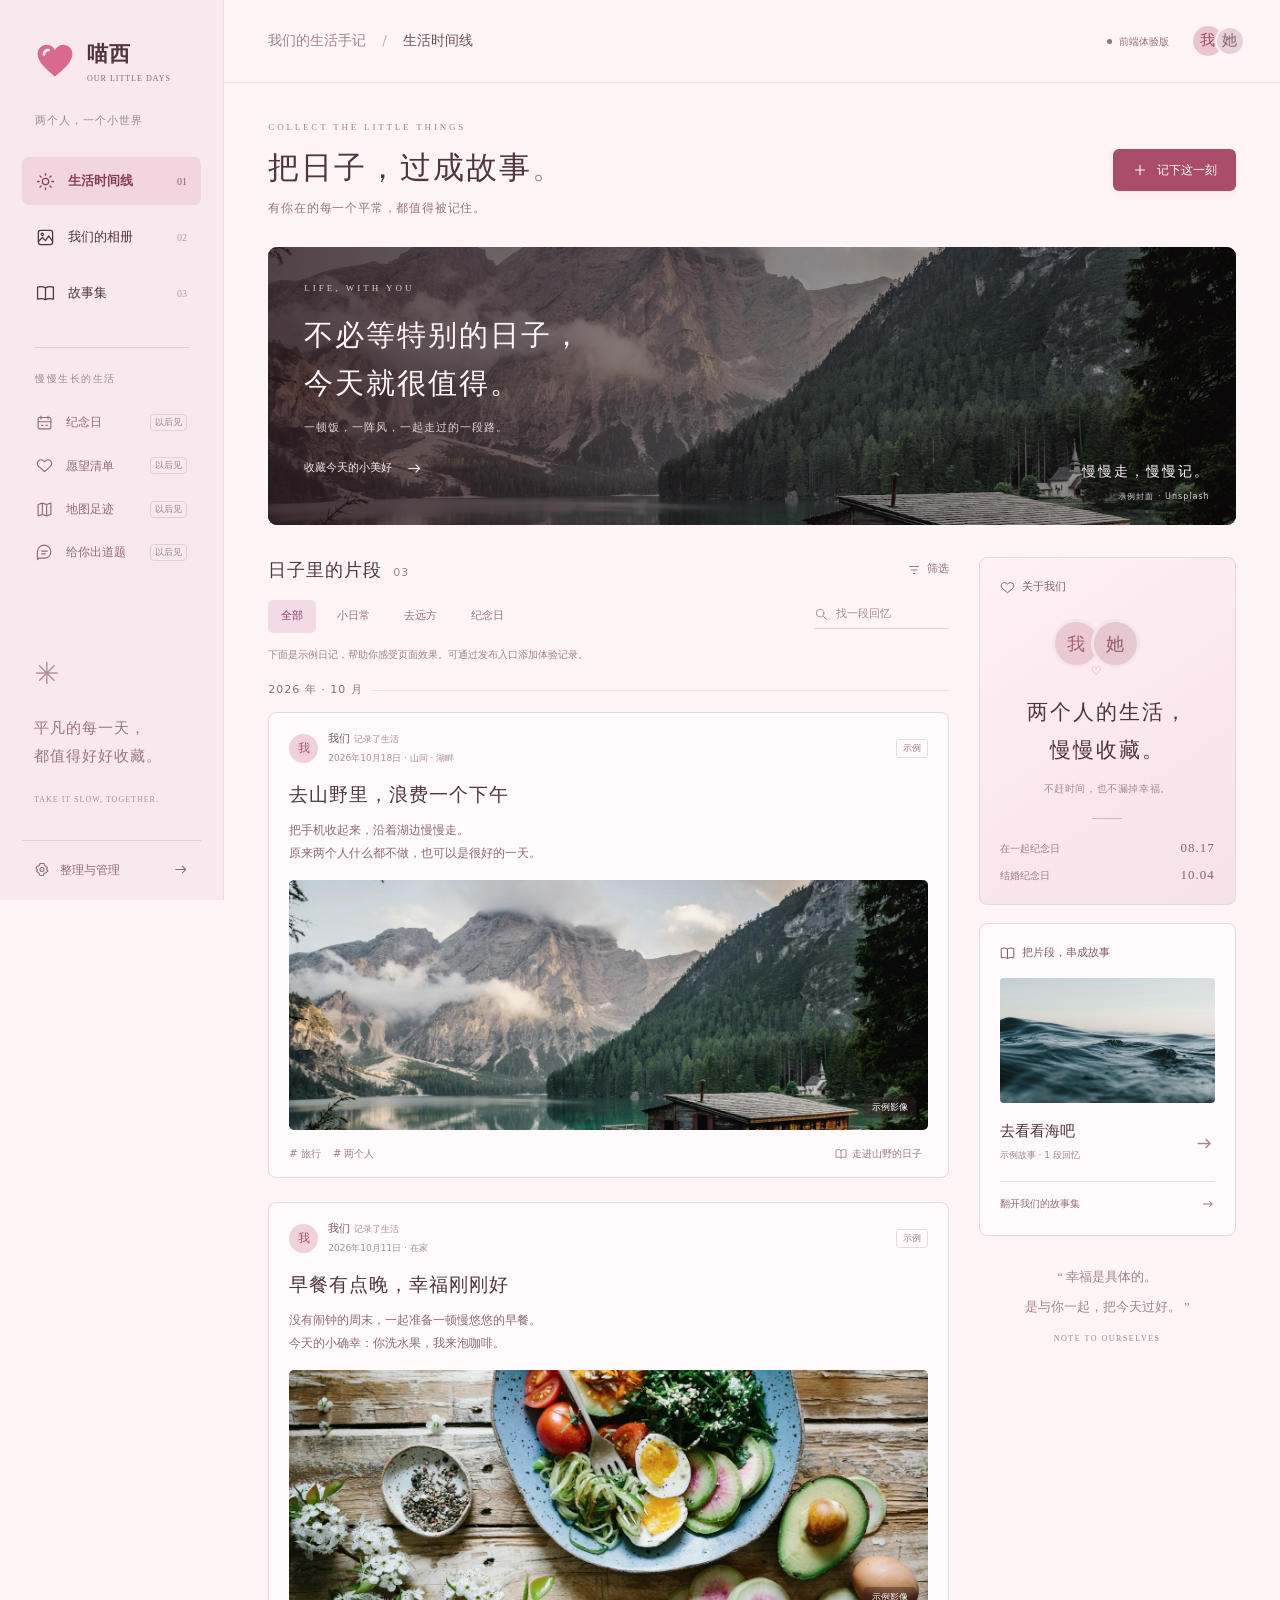
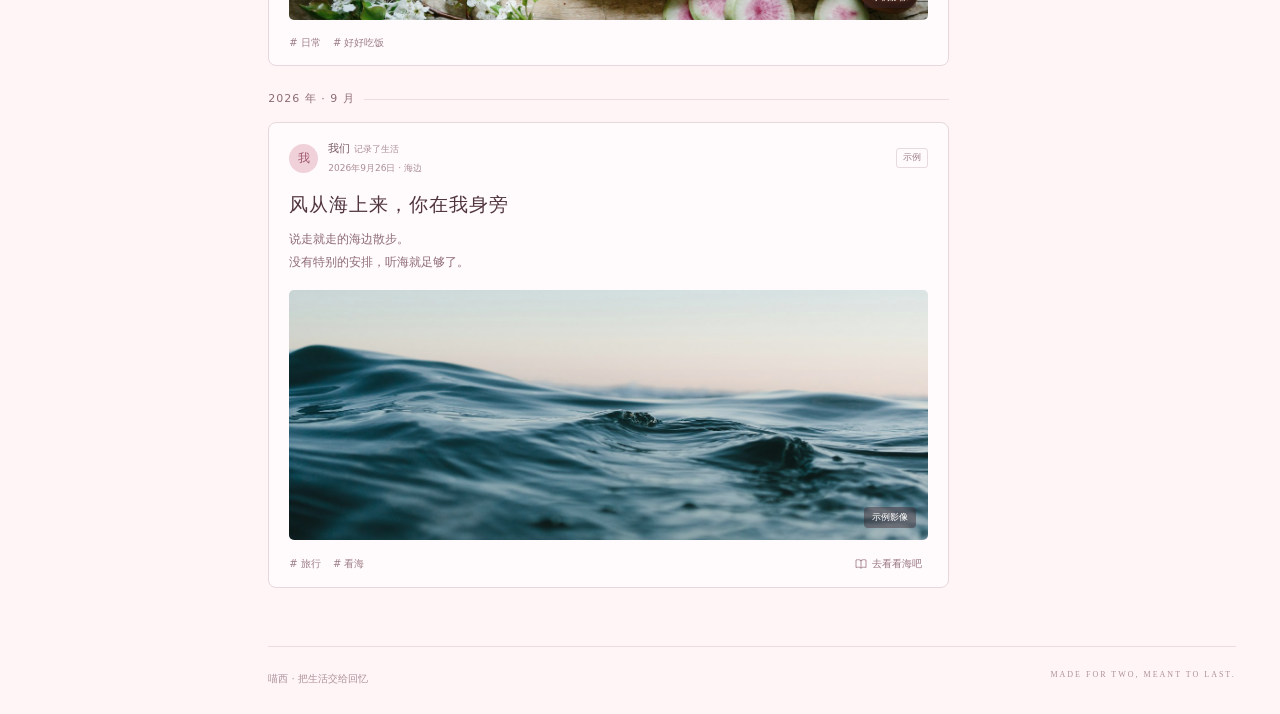
<file: couple-journal/index.html>
<!doctype html>
<html lang="zh-CN">
<head><meta charset="utf-8"><meta name="viewport" content="width=device-width,initial-scale=1"><meta name="theme-color" content="#fff5f7"><title>喵西 · 我们的生活手记</title><link rel="stylesheet" href="styles.css"></head>
<body>
<aside class="sidebar">
  <a class="brand" href="#timeline"><svg class="brand-heart" viewBox="0 0 48 48" aria-hidden="true"><path d="M24 41C20 37 5 27 5 16a10 10 0 0 1 19-4A10 10 0 0 1 43 16c0 11-15 21-19 25Z" fill="#d9698f"/><path d="M12 17c0-3 2-5 5-5" fill="none" stroke="#ffe8ef" stroke-width="3" stroke-linecap="round"/></svg><span>喵西<small>OUR LITTLE DAYS</small></span></a>
  <div class="home-label">两个人，一个小世界</div>
  <nav aria-label="主导航">
    <button data-view="timeline"><i data-icon="sun"></i>生活时间线<span>01</span></button>
    <button data-view="album"><i data-icon="image"></i>我们的相册<span>02</span></button>
    <button data-view="stories"><i data-icon="book"></i>故事集<span>03</span></button>
  </nav>
  <div class="nav-separator"></div><p class="nav-label">慢慢生长的生活</p>
  <button class="future" data-future="纪念日提醒"><i data-icon="calendar"></i>纪念日<span>以后见</span></button>
  <button class="future" data-future="愿望清单"><i data-icon="heart"></i>愿望清单<span>以后见</span></button>
  <button class="future" data-future="地图足迹"><i data-icon="map"></i>地图足迹<span>以后见</span></button>
  <button class="future" data-future="互相出题"><i data-icon="message"></i>给你出道题<span>以后见</span></button>
  <div class="side-note"><span>✳</span><p>平凡的每一天，<br>都值得好好收藏。</p><small>TAKE IT SLOW, TOGETHER.</small></div>
  <button class="manage-link" data-view="manage"><i data-icon="settings"></i>整理与管理<i data-icon="arrow"></i></button>
</aside>
<div class="app-shell">
  <header class="topbar"><div class="breadcrumb">我们的生活手记<span>/</span><b id="crumb">生活时间线</b></div><a href="#timeline" class="mobile-brand"><svg class="brand-heart" viewBox="0 0 48 48" aria-hidden="true"><path d="M24 41C20 37 5 27 5 16a10 10 0 0 1 19-4A10 10 0 0 1 43 16c0 11-15 21-19 25Z" fill="#d9698f"/><path d="M12 17c0-3 2-5 5-5" fill="none" stroke="#ffe8ef" stroke-width="3" stroke-linecap="round"/></svg><span>喵西</span></a><div class="top-actions"><span class="preview-label"><span></span>前端体验版</span><button class="avatar" aria-label="查看当前体验说明" id="profile">我<span>她</span></button></div></header>
  <main id="main">
    <section class="intro"><div><div class="eyebrow">COLLECT THE LITTLE THINGS</div><h1 id="pageTitle">把日子，过成故事<span>。</span></h1><p id="pageSubtitle">有你在的每一个平常，都值得被记住。</p></div><button class="button primary" id="compose"><i data-icon="plus"></i>记下这一刻</button></section>
    <section id="timelineView" class="view">
      <div class="hero"><img src="assets/mountain.jpg" alt="山间湖畔的宁静风景，示例封面"><div class="hero-shade"></div><div class="hero-content"><span class="hero-kicker">LIFE, WITH YOU</span><h2>不必等特别的日子，<br>今天就很值得。</h2><p>一顿饭，一阵风，一起走过的一段路。</p><button id="heroCompose">收藏今天的小美好 <i data-icon="arrow"></i></button></div><div class="hero-caption">慢慢走，慢慢记。<span>示例封面 · Unsplash</span></div></div>
      <div class="content-layout"><section class="feed-column"><div class="section-heading"><h2>日子里的片段<span id="recordCount"></span></h2><button class="text-button" id="filterToggle"><i data-icon="filter"></i>筛选</button></div>
        <div class="feed-controls"><div class="chips" id="tagFilters"><button class="chip active" data-tag="all">全部</button><button class="chip" data-tag="日常">小日常</button><button class="chip" data-tag="旅行">去远方</button><button class="chip" data-tag="纪念日">纪念日</button></div><label class="search"><i data-icon="search"></i><input id="search" placeholder="找一段回忆" aria-label="搜索记录和文件名"></label></div>
        <div class="extra-filters" id="extraFilters" hidden><label>年份<select id="yearFilter"><option value="all">全部年份</option></select></label><label>月份<select id="monthFilter"><option value="all">全部月份</option></select></label><label>故事<select id="storyFilter"><option value="all">全部故事</option></select></label><label>素材<select id="typeFilter"><option value="all">全部类型</option><option value="image">照片</option><option value="video">视频</option><option value="audio">音频</option><option value="text">纯文字</option></select></label></div>
        <div class="demo-note" id="demoNote">下面是示例日记，帮助你感受页面效果。可通过发布入口添加体验记录。</div><div id="feed"></div>
      </section><aside class="right-column"><div class="small-card together"><div class="mini-heading"><i data-icon="heart"></i>关于我们</div><div class="interlock"><span>我</span><span>她</span><i>♡</i></div><h3>两个人的生活，<br>慢慢收藏。</h3><p>不赶时间，也不漏掉幸福。</p><div class="tiny-line"></div><div class="couple-date"><span>在一起纪念日</span><b>08.17</b></div><div class="couple-date"><span>结婚纪念日</span><b>10.04</b></div></div>
      <div class="small-card story-pick"><div class="mini-heading"><i data-icon="book"></i>把片段，串成故事</div><button id="storyFeature" class="feature-story"><img src="assets/sea.jpg" alt="海边风景示例"><span><b>去看看海吧</b><small>示例故事 · 1 段回忆</small></span><i data-icon="arrow"></i></button><button class="text-button all-stories" data-view="stories">翻开我们的故事集 <i data-icon="arrow"></i></button></div>
      <div class="margin-quote">“ 幸福是具体的。<br>是与你一起，把今天过好。 ”<span>NOTE TO OURSELVES</span></div></aside></div>
    </section>
    <section id="albumView" class="view" hidden><div class="section-heading"><h2>每一帧，都有回声</h2><span class="muted">照片与视频 · 按发生日期排列</span></div><div class="album-grid" id="albumGrid"></div></section>
    <section id="storiesView" class="view" hidden><div class="section-heading"><h2>一起走过的章节</h2><button class="button secondary" id="newStory"><i data-icon="plus"></i>新建故事</button></div><div class="stories-grid" id="storiesGrid"></div></section>
    <section id="manageView" class="view" hidden><div class="manage-tabs"><button class="chip active" data-manage="drafts">草稿箱</button><button class="chip" data-manage="trash">回收站</button><button class="chip" data-manage="backup">备份与恢复</button></div><div id="manageContent"></div></section>
    <footer class="footer"><span>喵西 · 把生活交给回忆</span><span>MADE FOR TWO, MEANT TO LAST.</span></footer>
  </main>
</div>
<nav class="mobile-nav" aria-label="手机导航"><button data-view="timeline"><i data-icon="sun"></i>时间线</button><button data-view="album"><i data-icon="image"></i>相册</button><button id="mobileCompose" aria-label="发布记录" class="mobile-add"><i data-icon="plus"></i></button><button data-view="stories"><i data-icon="book"></i>故事</button><button data-view="manage"><i data-icon="settings"></i>管理</button></nav>
<dialog id="editor" class="editor-dialog"><form id="entryForm"><div class="dialog-heading"><div><small>A LITTLE MOMENT</small><h2 id="editorTitle">记下这一刻</h2></div><button type="button" class="icon-button" data-close="editor" aria-label="保存草稿并关闭"><i data-icon="close"></i></button></div><input id="entryTitle" class="title-input" placeholder="给这一刻起个名字（选填）" maxlength="100" aria-label="记录标题"><textarea id="entryBody" placeholder="今天，有什么想和未来的我们分享？" aria-label="记录正文"></textarea><div class="attachment-previews" id="attachmentPreviews"></div><label class="upload-zone" id="uploadZone"><i data-icon="plus"></i><b>添加照片、视频或声音</b><span>支持多选，也可以拖入文件</span><input id="fileInput" type="file" multiple hidden></label><div class="field-grid"><label>发生日期<input id="entryDate" type="date" required></label><label>在哪里<input id="entryPlace" placeholder="例如：家里、海边"></label><label>标签<input id="entryTags" placeholder="多个标签用逗号分隔"></label><label>收进故事<select id="entryStory"></select></label></div><p class="editor-hint">体验版：文字和附件仅保存在此浏览器，换设备不会同步；Live Photo 完整导入待后续接入。请勿用于正式保存。</p><div class="dialog-footer"><span id="draftStatus">文字编辑会自动存为草稿</span><button type="button" class="button secondary" id="saveDraft">存草稿</button><button type="submit" class="button primary">保存这段生活 <i data-icon="arrow"></i></button></div></form></dialog>
<dialog id="detail" class="detail-dialog"><div class="detail-top"><span class="eyebrow">A PAGE OF OUR LIFE</span><button class="icon-button" data-close="detail" aria-label="关闭详情"><i data-icon="close"></i></button></div><div id="detailContent"></div></dialog>
<dialog id="storyDialog" class="story-dialog"><form id="storyForm"><div class="dialog-heading"><h2>开启一个新故事</h2><button type="button" class="icon-button" data-close="storyDialog" aria-label="关闭"><i data-icon="close"></i></button></div><label>故事名称<input id="storyName" required maxlength="60" placeholder="例如：我们的第一次自驾旅行"></label><label>写一段开场白<textarea id="storyDescription" placeholder="想把哪些日子收进来？"></textarea></label><button class="button primary" type="submit">创建故事</button></form></dialog>
<div class="toast" id="toast" role="status" hidden></div><script src="app.js"></script>
</body></html>
</file>
<file: couple-journal/styles.css>
@charset "UTF-8";
:root{--paper:#fff5f7;--surface:#fffafb;--ink:#50343e;--muted:#886570;--green:#aa4d6b;--green-dark:#8f3c58;--line:#efdce3;--accent:#b8627c;--serif:"Noto Serif SC","Songti SC","STSong","SimSun",serif;--sans:"PingFang SC","Microsoft YaHei",system-ui,sans-serif}*{box-sizing:border-box}body{margin:0;background:var(--paper);color:var(--ink);font:14px/1.7 var(--sans)}button,input,textarea,select{font:inherit}button,a,input,textarea,select{-webkit-tap-highlight-color:transparent}button{cursor:pointer}button{color:inherit}button:disabled{cursor:not-allowed;opacity:.55}button:focus-visible,a:focus-visible,input:focus-visible,select:focus-visible,textarea:focus-visible{outline:2px solid var(--green);outline-offset:4px}a{color:inherit;text-decoration:none}button{background:none;border:0}input,textarea,select{color:var(--ink)}.icon{width:19px;height:19px;fill:none;stroke:currentColor;stroke-width:1.6;stroke-linecap:round;stroke-linejoin:round;flex-shrink:0}i[data-icon]{display:inline-flex;align-items:center;justify-content:center;vertical-align:middle}.sidebar{position:fixed;top:0;bottom:0;left:0;width:224px;padding:36px 22px 20px;background:#f9e9ee;border-right:1px solid var(--line);display:flex;flex-direction:column;z-index:30}.brand{display:flex;gap:12px;align-items:center;margin-left:11px;font-family:var(--serif);font-size:28px;letter-spacing:5px;font-weight:bold}.brand-mark{display:grid;place-items:center;letter-spacing:0;background:var(--green);color:#fff8fb;width:43px;height:49px;border-radius:20px 20px 5px 5px;font-size:24px;font-weight:400}.brand small{display:block;font-family:Georgia,serif;font-size:8px;letter-spacing:2px;color:var(--muted);font-weight:400;margin-top:0}.home-label{font-size:11px;color:#a1838c;letter-spacing:1px;margin:27px 0 26px 13px}.sidebar nav button,.future{display:flex;align-items:center;width:100%;gap:13px;padding:13px 14px;margin-bottom:8px;text-align:left;border-radius:7px;font-size:13px;white-space:nowrap}.sidebar nav button span{margin-left:auto;font:10px Georgia;color:#af969d}.sidebar nav button.active{background:#f1d6e0;color:#873d57;font-weight:600}.sidebar nav button.active span{color:#88606c}.sidebar nav button:hover,.future:hover{background:#f5e1e8}.nav-separator{height:1px;background:#e1cfd4;margin:22px 12px}.nav-label{font-size:10px;letter-spacing:1.5px;color:#a48790;margin:0 0 14px 13px}.future{font-size:12px;color:#8e6b76;margin-bottom:1px;padding:11px 14px}.future span{font-size:9px;margin-left:auto;border:1px solid #e1cfd4;border-radius:4px;padding:0 4px;color:#9f7f89}.future .icon{width:17px;height:17px}.side-note{margin:auto 12px 30px;padding-top:32px}.side-note>span{font-size:30px;color:#b2919b}.side-note p{font-family:var(--serif);font-size:15px;line-height:1.9;color:#987680;letter-spacing:1px}.side-note small{font:8px Georgia;letter-spacing:1px;color:#ad8c96}.manage-link{border-top:1px solid #e1cfd4;padding:19px 12px 0;display:flex;gap:10px;align-items:center;color:#906c77;font-size:12px}.manage-link i:last-child{margin-left:auto}.manage-link .icon{width:16px}.app-shell{margin-left:224px}.topbar{height:83px;border-bottom:1px solid var(--line);display:flex;align-items:center;justify-content:space-between;padding:0 4.2%}.breadcrumb{font-size:11px;color:#a1828b;display:flex;gap:16px;align-items:center}.breadcrumb b{font-weight:400;color:#6b5058}.breadcrumb>span{color:#c4b0b6}.top-actions{display:flex;align-items:center;gap:24px}.preview-label{font-size:10px;color:#95727d;display:flex;align-items:center;gap:7px}.preview-label>span{width:5px;height:5px;border-radius:50%;background:#9b707d}.avatar{width:30px;height:30px;border-radius:50%;background:#ebc5d0;color:#964e63;position:relative;font-size:10px;margin-right:13px}.avatar>span{position:absolute;left:22px;top:0;width:30px;height:30px;border-radius:50%;background:#e5d1d7;border:2px solid var(--paper);display:grid;place-items:center;color:#87626d}.mobile-brand{display:none}main{max-width:1440px;margin:auto;padding:38px 4.2% 0}.intro{display:flex;justify-content:space-between;align-items:center;margin-bottom:29px;gap:20px}.eyebrow{font:9px/1.5 Georgia,serif;letter-spacing:2.8px;color:#a1828b}.intro h1{font:500 31px/1.5 var(--serif);letter-spacing:2px;margin:10px 0 7px}.intro h1 span{color:#a4858e}.intro p{font-size:12px;letter-spacing:.8px;color:#96737e;margin:0}.button{display:inline-flex;align-items:center;justify-content:center;gap:9px;border-radius:6px;padding:11px 19px;font-size:12px;transition:background .15s;white-space:nowrap}.primary{color:#fffafb;background:var(--green);box-shadow:0 4px 10px #aa4d6b12}.primary:hover{background:var(--green-dark)}.secondary{background:#faeaf0;color:#8a4b62;border:1px solid #eccfda}.secondary:hover{background:#f3dce5}.button .icon{width:16px;height:16px}.hero{height:278px;position:relative;border-radius:9px;overflow:hidden;color:#fdf6f8;background:#7c5c66}.hero>img{width:100%;height:100%;object-fit:cover;object-position:50% 57%;filter:brightness(.76) saturate(.68)}.hero-shade{position:absolute;inset:0;background:linear-gradient(90deg,#321c22bb 0%,#301a2026 65%,#3f232b11)}.hero-content{position:absolute;left:36px;top:28px}.hero-kicker{font:9px Georgia;letter-spacing:3px;color:#e3ced4}.hero h2{font:400 29px/1.65 var(--serif);letter-spacing:2px;margin:13px 0 7px}.hero-content p{font-size:11px;letter-spacing:1px;color:#e2d3d7}.hero-content button{display:flex;align-items:center;gap:14px;color:#f3e6ea;font-size:11px;padding:0;margin-top:21px}.hero-content button .icon{width:17px}.hero-caption{position:absolute;bottom:23px;right:26px;text-align:right;font-family:var(--serif);font-size:14px;letter-spacing:2px}.hero-caption>span{display:block;font:8px var(--sans);letter-spacing:1px;color:#dbc8ce;margin-top:8px}.content-layout{display:grid;grid-template-columns:minmax(0,1fr) 257px;gap:30px;margin-top:32px}.section-heading{display:flex;justify-content:space-between;align-items:center;gap:12px;margin-bottom:18px}.section-heading h2{font:500 18px var(--serif);letter-spacing:1px;margin:0}.section-heading h2>span{font:11px var(--sans);color:#a2838c;margin-left:11px}.text-button{display:inline-flex;gap:6px;align-items:center;color:#926e79;font-size:11px;padding:3px 0}.text-button .icon{width:14px;height:14px}.feed-controls{display:flex;justify-content:space-between;align-items:center;gap:8px;margin-bottom:13px}.chips{display:flex;gap:8px;flex-wrap:wrap}.chip{padding:6px 12px;border-radius:5px;color:#96747e;font-size:11px;white-space:nowrap;border:1px solid transparent}.chip.active{background:#f2dbe4;color:#8b3f5b}.chip:hover{background:#ede0e4}.search{display:flex;align-items:center;gap:6px;border-bottom:1px solid #e1cfd4;padding-bottom:4px;color:#a68a92;max-width:148px}.search input{width:115px;background:none;border:0;outline:0;font-size:11px}.search .icon{width:14px;height:14px}.search input::placeholder{color:#a68a92}.demo-note{font-size:10px;color:#a0828b;margin:0 0 18px}.extra-filters{background:#efe4e7;padding:13px;border-radius:6px;margin-bottom:15px;display:flex;gap:12px;flex-wrap:wrap}.extra-filters[hidden]{display:none}.extra-filters label{font-size:10px;color:#906c77}.extra-filters select{display:block;border:1px solid #e4cfd5;border-radius:4px;background:#fffafb;font-size:11px;padding:5px 7px;margin-top:4px;max-width:150px}.month-heading{font-size:11px;color:#8d6b75;letter-spacing:1px;display:flex;align-items:center;gap:9px;margin:18px 0 13px}.month-heading:after{content:"";height:1px;background:var(--line);flex:1}.entry{margin:0 0 24px;border:1px solid #e6d8dc;border-radius:8px;background:var(--surface);overflow:hidden}.entry-head{display:flex;align-items:center;gap:10px;padding:17px 20px 0}.author-icon{height:29px;width:29px;background:#f0d1da;color:#a0596e;display:grid;place-items:center;border-radius:50%;font:12px var(--serif)}.entry-author{font-size:11px;color:#755861}.entry-meta{font-size:9px;color:#aa8e96;margin-top:2px}.entry-head .sample{font-size:9px;border:1px solid #e8dbdf;padding:1px 6px;color:#9f8089;border-radius:3px;margin-left:auto}.entry-content{padding:14px 20px 0;cursor:pointer}.entry h3{font:500 19px/1.6 var(--serif);letter-spacing:1px;margin:0 0 8px}.entry p{font-size:12px;color:#8d6a75;line-height:1.9;margin:0 0 16px;white-space:pre-wrap;overflow-wrap:anywhere}.entry-media{width:100%;height:250px;object-fit:cover;border-radius:5px;display:block;filter:saturate(.85)}.media-wrap{position:relative}.media-wrap .image-caption{position:absolute;bottom:12px;right:12px;color:white;background:#39222970;padding:3px 8px;border-radius:4px;font-size:9px}.media-count{position:absolute;top:12px;right:12px;padding:3px 8px;background:#39242a77;color:white;border-radius:3px;font-size:10px}.entry-bottom{margin:0 20px;padding:14px 0;display:flex;align-items:center;gap:7px;flex-wrap:wrap}.tag{color:#9e7f88;font-size:10px;margin-right:5px}.entry-story{margin-left:auto;color:#997781;font-size:10px;display:flex;align-items:center;gap:5px}.entry-story .icon{width:12px;height:12px}.small-card{background:#fffafb;border:1px solid #e7d6db;border-radius:8px;padding:20px}.mini-heading{display:flex;align-items:center;gap:7px;font-size:11px;color:#7f5e68}.mini-heading .icon{width:15px;height:15px}.together{background:linear-gradient(145deg,#fff1f5,#f6e1e9)}.interlock{height:68px;position:relative;margin-top:22px}.interlock>span{display:grid;place-items:center;width:49px;height:49px;border-radius:50%;background:#ebc9d3;color:#a55f74;position:absolute;left:52px;top:0;font:18px var(--serif);border:3px solid #f4e6ea}.interlock>span:nth-child(2){left:91px;background:#e6c8d1;color:#925e6d}.interlock>i{position:absolute;top:42px;left:91px;font-style:normal;color:#af8994;font-size:12px}.together h3{text-align:center;font:500 21px/1.8 var(--serif);margin:7px 0 8px;letter-spacing:2px}.together p{text-align:center;font-size:10px;color:#a4868f;letter-spacing:.6px}.tiny-line{width:30px;height:1px;background:#d3b5be;margin:21px auto}.couple-date{display:flex;justify-content:space-between;font-size:10px;color:#9a7983;margin-top:10px}.couple-date b{font:13px Georgia;color:#85636d;letter-spacing:1px}.story-pick{margin-top:18px}.feature-story{display:block;width:100%;text-align:left;margin:16px 0 0;position:relative;padding:0}.feature-story img{width:100%;height:125px;object-fit:cover;border-radius:4px;filter:saturate(.6)}.feature-story span{display:block;margin-top:9px}.feature-story b{font:15px var(--serif)}.feature-story small{display:block;font-size:9px;color:#a1838c;margin-top:4px}.feature-story>i{position:absolute;right:1px;bottom:10px;color:#a57f8a}.all-stories{font-size:10px;margin-top:18px;padding-top:13px;border-top:1px solid var(--line);width:100%;justify-content:space-between}.margin-quote{font-family:var(--serif);font-size:13px;line-height:2.3;color:#a1828b;text-align:center;padding:26px 0}.margin-quote span{display:block;font:8px Georgia;letter-spacing:1.5px;margin-top:12px}.footer{display:flex;justify-content:space-between;border-top:1px solid var(--line);margin-top:34px;padding:23px 0 27px;color:#ad919a;font-size:10px}.footer>span:last-child{font:8px Georgia;letter-spacing:2px}.album-grid{display:grid;grid-template-columns:repeat(3,minmax(0,1fr));gap:18px}.album-item{background:var(--surface);padding:9px 9px 12px;border:1px solid var(--line);border-radius:5px;text-align:left;min-width:0}.album-item img,.album-placeholder{width:100%;height:220px;object-fit:cover;border-radius:3px;background:#eedde2;display:grid;place-items:center;color:#9c7b85}.album-item b{display:block;font:15px var(--serif);padding:9px 6px 0;white-space:nowrap;overflow:hidden;text-overflow:ellipsis}.album-item small{display:block;font-size:10px;color:var(--muted);padding:4px 6px}.stories-grid{display:grid;grid-template-columns:repeat(2,minmax(0,1fr));gap:25px}.story-card{background:#fffafb;border:1px solid var(--line);border-radius:7px;text-align:left;padding:0;overflow:hidden}.story-cover{width:100%;height:240px;object-fit:cover;background:#f2dce6;display:grid;place-items:center;color:#b56d88}.story-card-content{padding:22px}.story-card h3{font:23px var(--serif);margin:0 0 9px}.story-card p{font-size:12px;color:#997882;margin:0 0 14px}.story-card small{font-size:10px;color:#a98b94}.muted{color:var(--muted);font-size:11px}.manage-tabs{display:flex;gap:10px;margin-bottom:20px}.manage-card{padding:24px;background:var(--surface);border:1px solid var(--line);border-radius:8px}.manage-card h3{font:21px var(--serif);margin-top:0}.manage-card p{color:var(--muted);font-size:12px;line-height:2}.manage-row{padding:18px 0;border-bottom:1px solid var(--line);display:flex;gap:15px;justify-content:space-between;align-items:center}.manage-row:last-child{border:0}.manage-row h3{font:17px var(--serif);margin:0 0 5px}.manage-row p{font-size:11px;color:#997882;margin:0}.row-actions{display:flex;gap:10px}.empty{padding:65px 20px;border:1px dashed #e0c7cf;border-radius:8px;text-align:center;color:#9a7a83;background:#fcf0f4}.empty .icon{height:32px;width:32px;margin-bottom:14px}.empty h3{font:22px var(--serif);color:#7a5762}.empty p{font-size:12px}.mobile-nav{display:none}[hidden]{display:none!important}dialog{border:1px solid #e7d6db;box-shadow:0 24px 100px #33242833;border-radius:12px;background:var(--surface);color:var(--ink);padding:28px;max-height:90dvh;overflow:auto}dialog::backdrop{background:#33272a77;backdrop-filter:blur(4px)}.editor-dialog{width:min(760px,94vw)}.dialog-heading{display:flex;justify-content:space-between;align-items:center;margin-bottom:20px}.dialog-heading h2{font:25px var(--serif);margin:5px 0}.dialog-heading small{font:8px Georgia;letter-spacing:2px;color:#a88992}.icon-button{display:inline-grid;place-items:center;padding:7px;border-radius:50%;color:#9a7882}.icon-button:hover{background:#f2e6ea}.title-input{font:22px/1.7 var(--serif);width:100%;border:0;border-bottom:1px solid var(--line);padding:12px 0;background:transparent;outline:0}textarea{resize:vertical}.editor-dialog textarea{width:100%;min-height:135px;border:0;background:transparent;outline:0;line-height:2;padding:18px 0;font-size:13px}.title-input::placeholder,textarea::placeholder{color:#b1979f}.upload-zone{display:flex;align-items:center;justify-content:center;flex-direction:column;gap:5px;border:1px dashed #dbbec7;border-radius:6px;padding:23px;background:#f5eaed;color:#a27381;cursor:pointer}.upload-zone b{font-weight:400;font-size:12px}.upload-zone span{font-size:10px}.upload-zone.dragging{background:#ecd4db}.field-grid{display:grid;grid-template-columns:1fr 1fr;gap:16px;margin-top:23px}.field-grid label,.story-dialog label{font-size:11px;color:#8e6b76;display:block}.field-grid input,.field-grid select,.story-dialog input,.story-dialog textarea{width:100%;display:block;margin-top:7px;background:#fff8fa;border:1px solid #e7d3d9;padding:9px 10px;border-radius:5px;font-size:12px;min-width:0}.editor-hint{font-size:10px!important;color:#a88c94;line-height:1.7}.dialog-footer{display:flex;gap:10px;align-items:center;border-top:1px solid var(--line);padding-top:19px;margin-top:18px}.dialog-footer>span{margin-right:auto;font-size:10px;color:#a1808a}.attachment-previews{display:flex;gap:10px;overflow:auto;margin:0 0 14px}.attachment{position:relative;min-width:100px;width:100px;background:#f3e2e7;border-radius:5px;padding:5px;font-size:9px;color:#997882}.attachment img,.attachment>span{width:90px;height:65px;object-fit:cover;border-radius:3px;display:grid;place-items:center}.attachment small{display:block;overflow:hidden;white-space:nowrap;text-overflow:ellipsis;width:90px}.attachment button{position:absolute;right:0;top:0;background:#fffafb;border-radius:50%;font-size:13px;width:23px;height:23px;line-height:20px}.detail-dialog{width:min(840px,94vw)}.detail-top{display:flex;justify-content:space-between;align-items:center}.detail-dialog h2{font:29px/1.6 var(--serif);margin:25px 0 6px;overflow-wrap:anywhere}.detail-meta{font-size:11px;color:#a88891;margin-bottom:20px}.detail-body{white-space:pre-wrap;line-height:2.2;font-size:14px;color:#84636d;overflow-wrap:anywhere}.detail-media img,.detail-media video{max-width:100%;max-height:65vh;display:block;margin:18px auto;border-radius:5px}.detail-media audio{width:100%;margin:18px 0}.detail-media .file-note{background:#f3e2e7;padding:14px;border-radius:5px;font-size:12px;overflow-wrap:anywhere}.detail-actions{display:flex;gap:10px;justify-content:flex-end;margin-top:24px;padding-top:18px;border-top:1px solid var(--line)}.detail-tag{font-size:11px;color:#9c7883;margin:14px 0}.story-dialog{width:min(500px,94vw)}.story-dialog label{margin-bottom:20px}.story-dialog textarea{min-height:100px}.story-dialog .button{width:100%}.toast{position:fixed;bottom:30px;left:50%;transform:translateX(-50%);background:#8d3e5a;color:#fff8fb;border:1px solid #ffffff25;border-radius:7px;box-shadow:0 8px 35px #33161f22;padding:13px 22px;font-size:12px;z-index:100;max-width:90vw;width:max-content}.history-item{background:#f3e7eb;padding:15px;margin-top:10px;white-space:pre-wrap;font-size:12px;color:#875f6b}.story-detail-list{display:grid;gap:12px;margin-top:20px}.story-detail-list button{text-align:left;padding:20px;background:#f3e6ea;border-radius:5px}.story-detail-list b{display:block;font-family:var(--serif);font-size:18px}.story-detail-list small{color:#9a7983}.mobile-add .icon{width:21px;height:21px}@media(min-width:1600px){.sidebar{width:250px;padding-left:28px;padding-right:28px}.app-shell{margin-left:250px}.hero{height:330px}.hero-content{top:40px;left:45px}.hero h2{font-size:34px}.content-layout{grid-template-columns:minmax(0,1fr) 290px;gap:36px}.interlock>span{left:70px}.interlock>span:nth-child(2){left:109px}.interlock>i{left:109px}}
@media(max-width:1150px){.sidebar{width:190px;padding:28px 15px 18px}.app-shell{margin-left:190px}.brand{font-size:25px}.content-layout{grid-template-columns:minmax(0,1fr) 215px;gap:20px}.small-card{padding:17px}.interlock>span{left:32px}.interlock>span:nth-child(2){left:71px}.interlock>i{left:71px}.feed-controls{flex-wrap:wrap}.search{max-width:none;flex:1}.search input{width:100%;min-width:90px}.chip{padding:5px 10px}.hero{height:265px}.together h3{font-size:19px}.hero-caption{font-size:12px}.intro h1{font-size:27px}.entry-media{height:215px}.album-item img,.album-placeholder{height:175px}}
@media(max-width:900px){.right-column{display:none}.content-layout{display:block}.feed-controls{flex-wrap:nowrap}.album-grid{grid-template-columns:repeat(2,minmax(0,1fr))}.hero-caption{display:none}.entry-media{height:300px}.hero-content{left:27px}.intro{gap:10px}.intro h1{font-size:25px;letter-spacing:1px}.intro .button{padding:10px 13px}.topbar{height:70px}.sidebar .side-note{margin-bottom:22px}.story-cover{height:185px}.stories-grid{gap:15px}.story-card-content{padding:16px}.story-card h3{font-size:20px}}
@media(max-width:650px){.sidebar{display:none}.app-shell{margin-left:0}.topbar{height:63px;padding:0 21px}.breadcrumb{display:none}.mobile-brand{display:block;font:24px var(--serif);letter-spacing:4px}.top-actions{gap:20px}.preview-label{font-size:9px}main{padding:26px 20px 80px}.intro{display:block;position:relative;margin-bottom:24px}.intro h1{font-size:27px;margin-top:9px}.intro p{font-size:11px;letter-spacing:.2px}.eyebrow{font-size:8px;letter-spacing:1.7px}.intro>.button{display:none}.hero{height:260px;border-radius:7px}.hero-content{left:23px;top:27px}.hero h2{font-size:25px;letter-spacing:1px;margin-top:16px}.hero-content p{font-size:10px;letter-spacing:.2px}.hero-content button{margin-top:25px}.content-layout{margin-top:28px}.section-heading h2{font-size:18px}.section-heading{margin-bottom:17px}.feed-controls{flex-wrap:wrap;gap:12px}.chips{gap:6px}.chip{font-size:11px;padding:6px 11px}.search{max-width:138px;flex:none;margin-left:auto}.search input{min-width:0;width:106px}.demo-note{font-size:9px;line-height:1.8}.entry-head{padding:16px 16px 0}.entry-content{padding:13px 16px 0}.entry h3{font-size:18px}.entry p{font-size:12px}.entry-media{height:230px}.entry-bottom{margin:0 16px}.entry-story{font-size:9px}.footer{margin-top:25px;gap:10px}.footer>span:last-child{font-size:6px;letter-spacing:.7px}.mobile-nav{position:fixed;bottom:0;left:0;right:0;background:#fdf4f7f5;border-top:1px solid var(--line);display:flex;justify-content:space-around;align-items:center;z-index:40;padding:9px 8px max(9px,env(safe-area-inset-bottom));backdrop-filter:blur(15px)}.mobile-nav button{display:flex;align-items:center;flex-direction:column;gap:4px;font-size:9px;color:#9b7a84;padding:1px 10px;min-width:50px}.mobile-nav button.active{color:#923f60}.mobile-nav .mobile-add{background:#aa4d6b;color:#fff8fb;width:44px;height:44px;min-width:44px;padding:0;border-radius:50%;justify-content:center;box-shadow:0 3px 12px #aa4d6b22}.album-grid{gap:11px}.album-item img,.album-placeholder{height:175px}.album-item b{font-size:13px}.album-item small{font-size:9px}.album-item{padding:6px 6px 10px}.stories-grid{grid-template-columns:1fr;gap:20px}.story-cover{height:210px}.story-card-content{padding:20px}.muted{font-size:9px}.editor-dialog,.detail-dialog,.story-dialog{padding:21px;max-height:92dvh}.field-grid{gap:13px}.dialog-heading h2{font-size:23px}.title-input{font-size:19px}.dialog-footer{flex-wrap:wrap;justify-content:flex-end}.dialog-footer>span{width:100%;margin-bottom:3px}.detail-dialog h2{font-size:24px}.detail-actions{flex-wrap:wrap}.toast{bottom:90px;padding:12px 16px}.manage-row{align-items:flex-start;flex-direction:column}.manage-card{padding:19px}.manage-tabs{gap:2px}.mobile-nav i .icon{width:19px;height:19px}}
@media(prefers-reduced-motion:no-preference){.view{animation:appear .25s ease-out}@keyframes appear{from{opacity:.5;transform:translateY(6px)}to{opacity:1;transform:translateY(0)}}}

/* Shared brand and top bar sizing for desktop and mobile. */
.brand,a.mobile-brand{font-family:"SimHei","Heiti SC","PingFang SC","Microsoft YaHei",sans-serif;font-weight:700}
.brand{gap:10px}.brand-heart{display:block;width:44px;height:44px;flex:0 0 44px}.mobile-brand .brand-heart{width:32px;height:32px;flex:0 0 32px}.mobile-brand>span{white-space:nowrap}
.topbar .breadcrumb{font-size:14px}.topbar .text-button{font-size:14px}.topbar .avatar{font-size:15px}
@media(max-width:650px){a.mobile-brand{display:flex;align-items:center;gap:7px;font-size:26px;letter-spacing:2px}.topbar .top-actions{gap:12px}.topbar .text-button{font-size:14px}}

/* Four-character site name fits the compact sidebar. */
.brand{font-size:21px;letter-spacing:1px}.brand small{letter-spacing:1px;white-space:nowrap}
</file>
